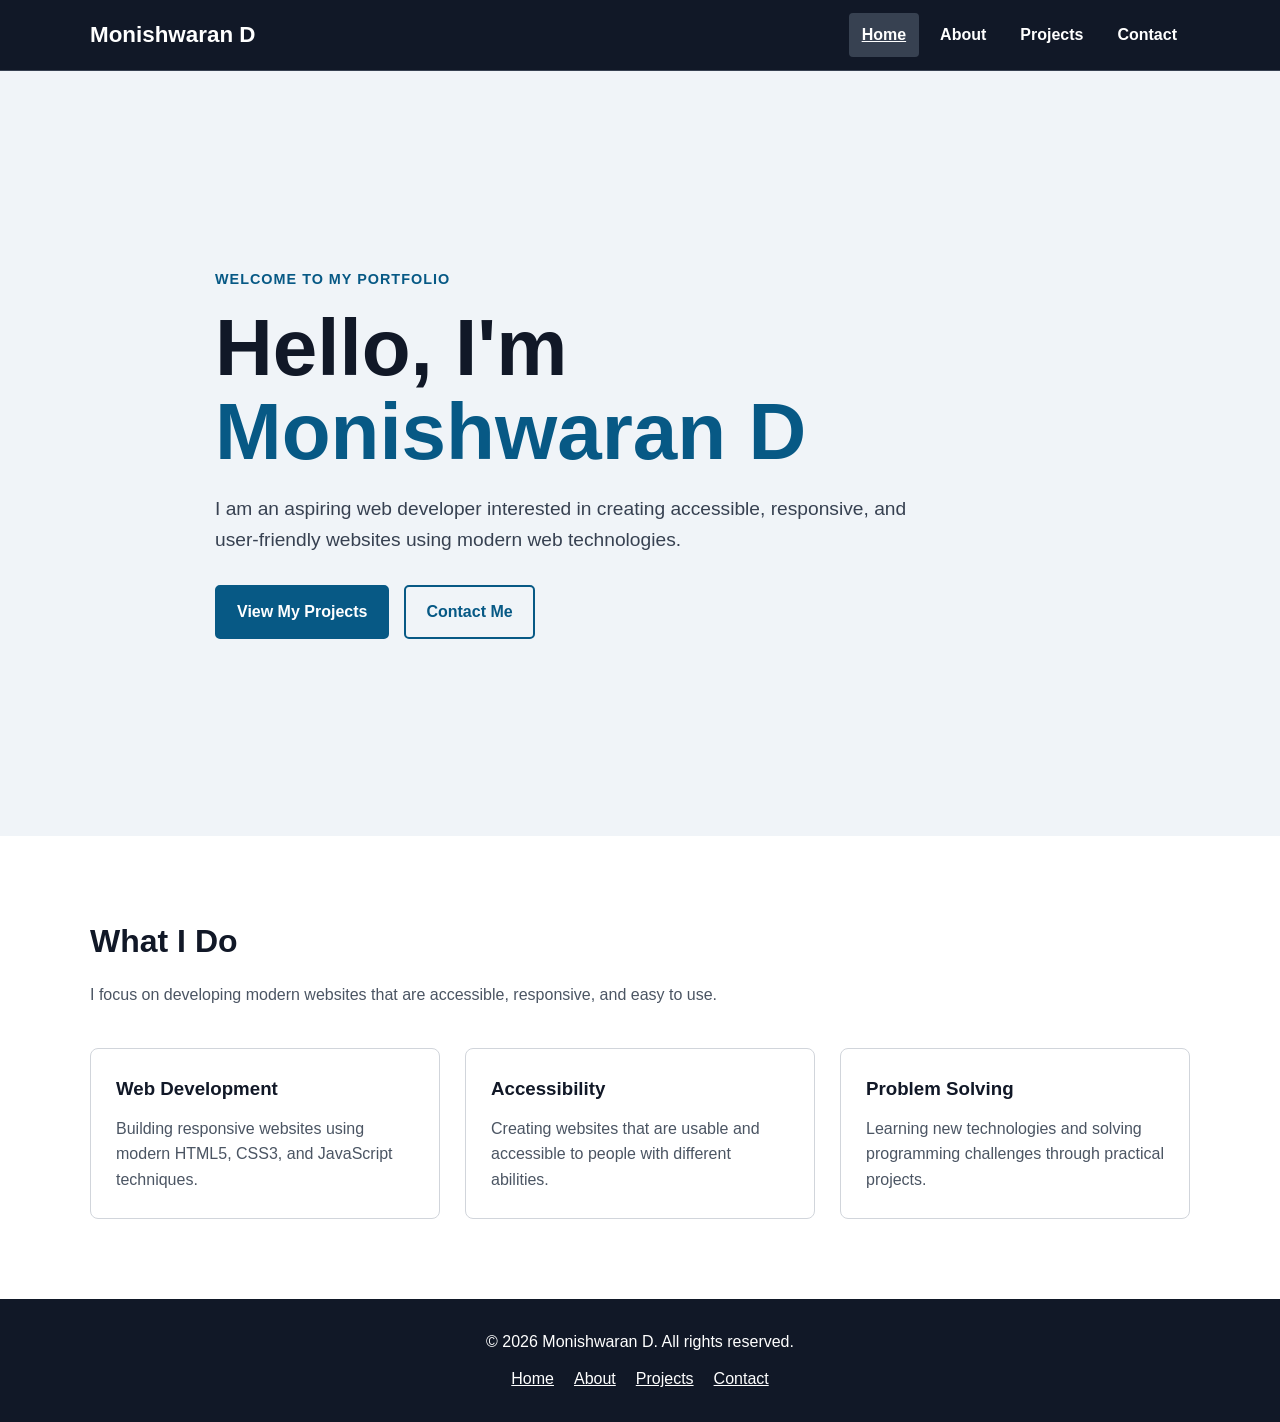
<file: index.html>
<!DOCTYPE html>
<html lang="en">

<head>
    <meta charset="UTF-8">

    <meta name="viewport" content="width=device-width, initial-scale=1.0">

    <meta name="description"
        content="Monishwaran D's personal portfolio showcasing web development skills, projects, education, and accessibility-focused work.">

    <meta name="author" content="Monishwaran D">

    <meta name="robots" content="index, follow">

    <meta name="theme-color" content="#111827">

    <link rel="canonical" href="https://your-domain.com/">

    <title>Monishwaran D | Personal Portfolio</title>

    <link rel="stylesheet" href="style.css">
</head>

<body>

    <!-- Skip navigation link for keyboard users -->
    <a class="skip-link" href="#main-content">
        Skip to main content
    </a>

    <!-- =========================
         HEADER
    ========================== -->
    <header class="site-header">

        <nav class="navbar container" aria-label="Primary navigation">

            <a class="logo" href="index.html" aria-label="Monishwaran D home">
                Monishwaran D
            </a>

            <ul class="nav-list">

                <li>
                    <a href="index.html" aria-current="page">
                        Home
                    </a>
                </li>

                <li>
                    <a href="about.html">
                        About
                    </a>
                </li>

                <li>
                    <a href="projects.html">
                        Projects
                    </a>
                </li>

                <li>
                    <a href="contact.html">
                        Contact
                    </a>
                </li>

            </ul>

        </nav>

    </header>


    <!-- =========================
         MAIN
    ========================== -->
    <main id="main-content">

        <!-- HERO -->
        <section class="hero" aria-labelledby="hero-title">

            <div class="container hero-content">

                <p class="eyebrow">
                    Welcome to my portfolio
                </p>

                <h1 id="hero-title">
                    Hello, I'm
                    <span>Monishwaran D</span>
                </h1>

                <p class="hero-description">
                    I am an aspiring web developer interested in creating
                    accessible, responsive, and user-friendly websites
                    using modern web technologies.
                </p>

                <div class="button-group">

                    <a class="button" href="projects.html">
                        View My Projects
                    </a>

                    <a class="button secondary-button" href="contact.html">
                        Contact Me
                    </a>

                </div>

            </div>

        </section>


        <!-- WHAT I DO -->
        <section
            class="section"
            aria-labelledby="services-title"
        >

            <div class="container">

                <h2 id="services-title" class="section-title">
                    What I Do
                </h2>

                <p class="section-intro">
                    I focus on developing modern websites that are
                    accessible, responsive, and easy to use.
                </p>

                <div class="card-grid">

                    <article class="card">

                        <h3>
                            Web Development
                        </h3>

                        <p>
                            Building responsive websites using modern
                            HTML5, CSS3, and JavaScript techniques.
                        </p>

                    </article>


                    <article class="card">

                        <h3>
                            Accessibility
                        </h3>

                        <p>
                            Creating websites that are usable and
                            accessible to people with different abilities.
                        </p>

                    </article>


                    <article class="card">

                        <h3>
                            Problem Solving
                        </h3>

                        <p>
                            Learning new technologies and solving
                            programming challenges through practical
                            projects.
                        </p>

                    </article>

                </div>

            </div>

        </section>

    </main>


    <!-- =========================
         FOOTER
    ========================== -->
    <footer class="site-footer">

        <div class="footer-content">

            <p>
                &copy; 2026 Monishwaran D. All rights reserved.
            </p>

            <nav aria-label="Footer navigation">

                <ul class="footer-nav">

                    <li>
                        <a href="index.html">
                            Home
                        </a>
                    </li>

                    <li>
                        <a href="about.html">
                            About
                        </a>
                    </li>

                    <li>
                        <a href="projects.html">
                            Projects
                        </a>
                    </li>

                    <li>
                        <a href="contact.html">
                            Contact
                        </a>
                    </li>

                </ul>

            </nav>

        </div>

    </footer>

</body>

</html>
</file>
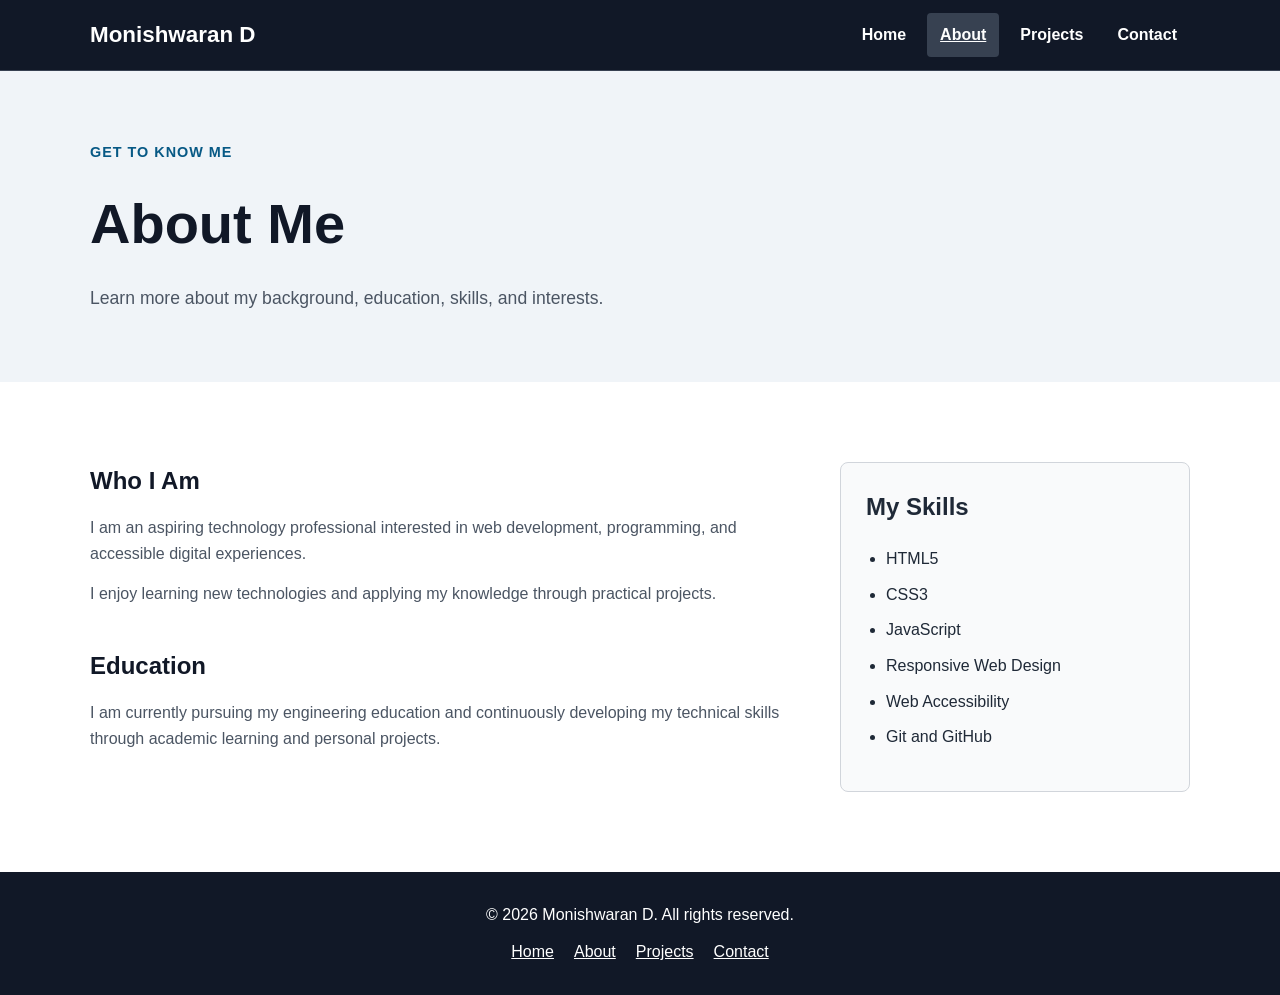
<file: about.html>
<!DOCTYPE html>
<html lang="en">

<head>

    <meta charset="UTF-8">

    <meta name="viewport" content="width=device-width, initial-scale=1.0">

    <meta name="description"
        content="Learn more about Monishwaran D, his education, skills, interests, and web development journey.">

    <meta name="author" content="Monishwaran D">

    <meta name="robots" content="index, follow">

    <meta name="theme-color" content="#111827">

    <link rel="canonical" href="https://your-domain.com/about.html">

    <title>About | Monishwaran D</title>

    <link rel="stylesheet" href="style.css">

</head>

<body>

    <a class="skip-link" href="#main-content">
        Skip to main content
    </a>


    <!-- HEADER -->

    <header class="site-header">

        <nav class="navbar container" aria-label="Primary navigation">

            <a
                class="logo"
                href="index.html"
                aria-label="Monishwaran D home"
            >
                Monishwaran D
            </a>

            <ul class="nav-list">

                <li>
                    <a href="index.html">
                        Home
                    </a>
                </li>

                <li>
                    <a href="about.html" aria-current="page">
                        About
                    </a>
                </li>

                <li>
                    <a href="projects.html">
                        Projects
                    </a>
                </li>

                <li>
                    <a href="contact.html">
                        Contact
                    </a>
                </li>

            </ul>

        </nav>

    </header>


    <!-- MAIN -->

    <main id="main-content">

        <section
            class="page-header"
            aria-labelledby="about-title"
        >

            <div class="container">

                <p class="eyebrow">
                    Get to know me
                </p>

                <h1 id="about-title">
                    About Me
                </h1>

                <p>
                    Learn more about my background, education,
                    skills, and interests.
                </p>

            </div>

        </section>


        <section
            class="section"
            aria-labelledby="background-title"
        >

            <div class="container about-grid">

                <div class="about-content">

                    <article>

                        <h2 id="background-title">
                            Who I Am
                        </h2>

                        <p>
                            I am an aspiring technology professional
                            interested in web development, programming,
                            and accessible digital experiences.
                        </p>

                        <p>
                            I enjoy learning new technologies and
                            applying my knowledge through practical
                            projects.
                        </p>

                    </article>


                    <article>

                        <h2>
                            Education
                        </h2>

                        <p>
                            I am currently pursuing my engineering
                            education and continuously developing
                            my technical skills through academic
                            learning and personal projects.
                        </p>

                    </article>

                </div>


                <aside
                    class="skills-box"
                    aria-labelledby="skills-title"
                >

                    <h2 id="skills-title">
                        My Skills
                    </h2>

                    <ul class="skills-list">

                        <li>HTML5</li>

                        <li>CSS3</li>

                        <li>JavaScript</li>

                        <li>Responsive Web Design</li>

                        <li>Web Accessibility</li>

                        <li>Git and GitHub</li>

                    </ul>

                </aside>

            </div>

        </section>

    </main>


    <!-- FOOTER -->

    <footer class="site-footer">

        <div class="footer-content">

            <p>
                &copy; 2026 Monishwaran D. All rights reserved.
            </p>

            <nav aria-label="Footer navigation">

                <ul class="footer-nav">

                    <li><a href="index.html">Home</a></li>

                    <li><a href="about.html">About</a></li>

                    <li><a href="projects.html">Projects</a></li>

                    <li><a href="contact.html">Contact</a></li>

                </ul>

            </nav>

        </div>

    </footer>

</body>

</html>
</file>
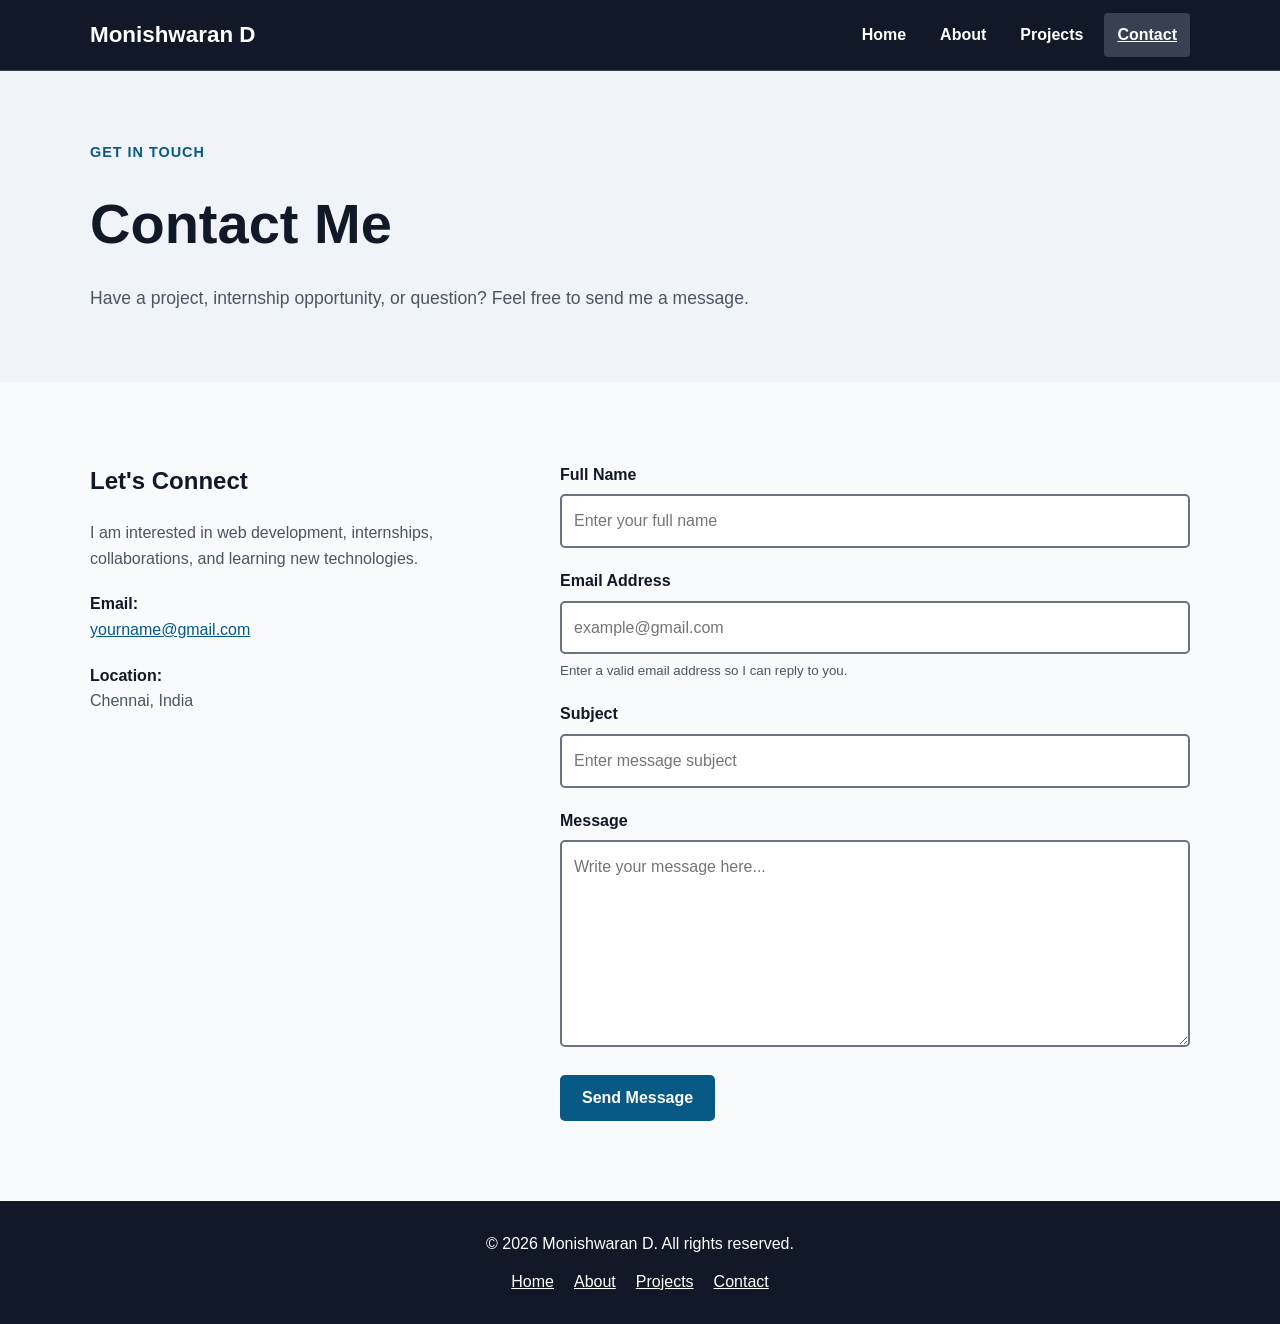
<file: contact.html>
<!DOCTYPE html>
<html lang="en">

<head>

    <meta charset="UTF-8">

    <meta name="viewport" content="width=device-width, initial-scale=1.0">

    <meta name="description"
        content="Contact Monishwaran D for web development opportunities, internships, collaborations, and questions.">

    <meta name="author" content="Monishwaran D">

    <meta name="robots" content="index, follow">

    <meta name="theme-color" content="#111827">

    <link rel="canonical" href="https://your-domain.com/contact.html">

    <title>Contact | Monishwaran D</title>

    <link rel="stylesheet" href="style.css">

</head>

<body>

    <a class="skip-link" href="#main-content">
        Skip to main content
    </a>


    <!-- HEADER -->

    <header class="site-header">

        <nav class="navbar container" aria-label="Primary navigation">

            <a
                class="logo"
                href="index.html"
                aria-label="Monishwaran D home"
            >
                Monishwaran D
            </a>

            <ul class="nav-list">

                <li>
                    <a href="index.html">
                        Home
                    </a>
                </li>

                <li>
                    <a href="about.html">
                        About
                    </a>
                </li>

                <li>
                    <a href="projects.html">
                        Projects
                    </a>
                </li>

                <li>
                    <a href="contact.html" aria-current="page">
                        Contact
                    </a>
                </li>

            </ul>

        </nav>

    </header>


    <!-- MAIN -->

    <main id="main-content">

        <section
            class="page-header"
            aria-labelledby="contact-title"
        >

            <div class="container">

                <p class="eyebrow">
                    Get in touch
                </p>

                <h1 id="contact-title">
                    Contact Me
                </h1>

                <p>
                    Have a project, internship opportunity, or question?
                    Feel free to send me a message.
                </p>

            </div>

        </section>


        <section
            class="section contact"
            aria-labelledby="contact-section-title"
        >

            <div class="container contact-layout">


                <!-- CONTACT INFORMATION -->

                <aside
                    class="contact-info"
                    aria-labelledby="contact-section-title"
                >

                    <h2 id="contact-section-title">
                        Let's Connect
                    </h2>

                    <p>
                        I am interested in web development,
                        internships, collaborations, and learning
                        new technologies.
                    </p>

                    <address>

                        <p>
                            <strong>Email:</strong><br>

                            <a href="mailto:yourname@gmail.com">
                                yourname@gmail.com
                            </a>
                        </p>

                        <p>
                            <strong>Location:</strong><br>
                            Chennai, India
                        </p>

                    </address>

                </aside>


                <!-- ACCESSIBLE FORM -->

                <form
                    class="contact-form"
                    action="#"
                    method="post"
                    aria-label="Contact form"
                >

                    <div class="form-group">

                        <label for="contact-name">
                            Full Name
                        </label>

                        <input
                            type="text"
                            id="contact-name"
                            name="name"
                            autocomplete="name"
                            placeholder="Enter your full name"
                            required
                            aria-required="true"
                        >

                    </div>


                    <div class="form-group">

                        <label for="contact-email">
                            Email Address
                        </label>

                        <input
                            type="email"
                            id="contact-email"
                            name="email"
                            autocomplete="email"
                            placeholder="example@gmail.com"
                            required
                            aria-required="true"
                            aria-describedby="email-help"
                        >

                        <small id="email-help">
                            Enter a valid email address so I can
                            reply to you.
                        </small>

                    </div>


                    <div class="form-group">

                        <label for="contact-subject">
                            Subject
                        </label>

                        <input
                            type="text"
                            id="contact-subject"
                            name="subject"
                            placeholder="Enter message subject"
                            required
                            aria-required="true"
                        >

                    </div>


                    <div class="form-group">

                        <label for="contact-message">
                            Message
                        </label>

                        <textarea
                            id="contact-message"
                            name="message"
                            rows="7"
                            placeholder="Write your message here..."
                            required
                            aria-required="true"
                        ></textarea>

                    </div>


                    <button
                        type="submit"
                        class="button"
                    >
                        Send Message
                    </button>

                </form>

            </div>

        </section>

    </main>


    <!-- FOOTER -->

    <footer class="site-footer">

        <div class="footer-content">

            <p>
                &copy; 2026 Monishwaran D. All rights reserved.
            </p>

            <nav aria-label="Footer navigation">

                <ul class="footer-nav">

                    <li><a href="index.html">Home</a></li>

                    <li><a href="about.html">About</a></li>

                    <li><a href="projects.html">Projects</a></li>

                    <li><a href="contact.html">Contact</a></li>

                </ul>

            </nav>

        </div>

    </footer>

</body>

</html>
</file>
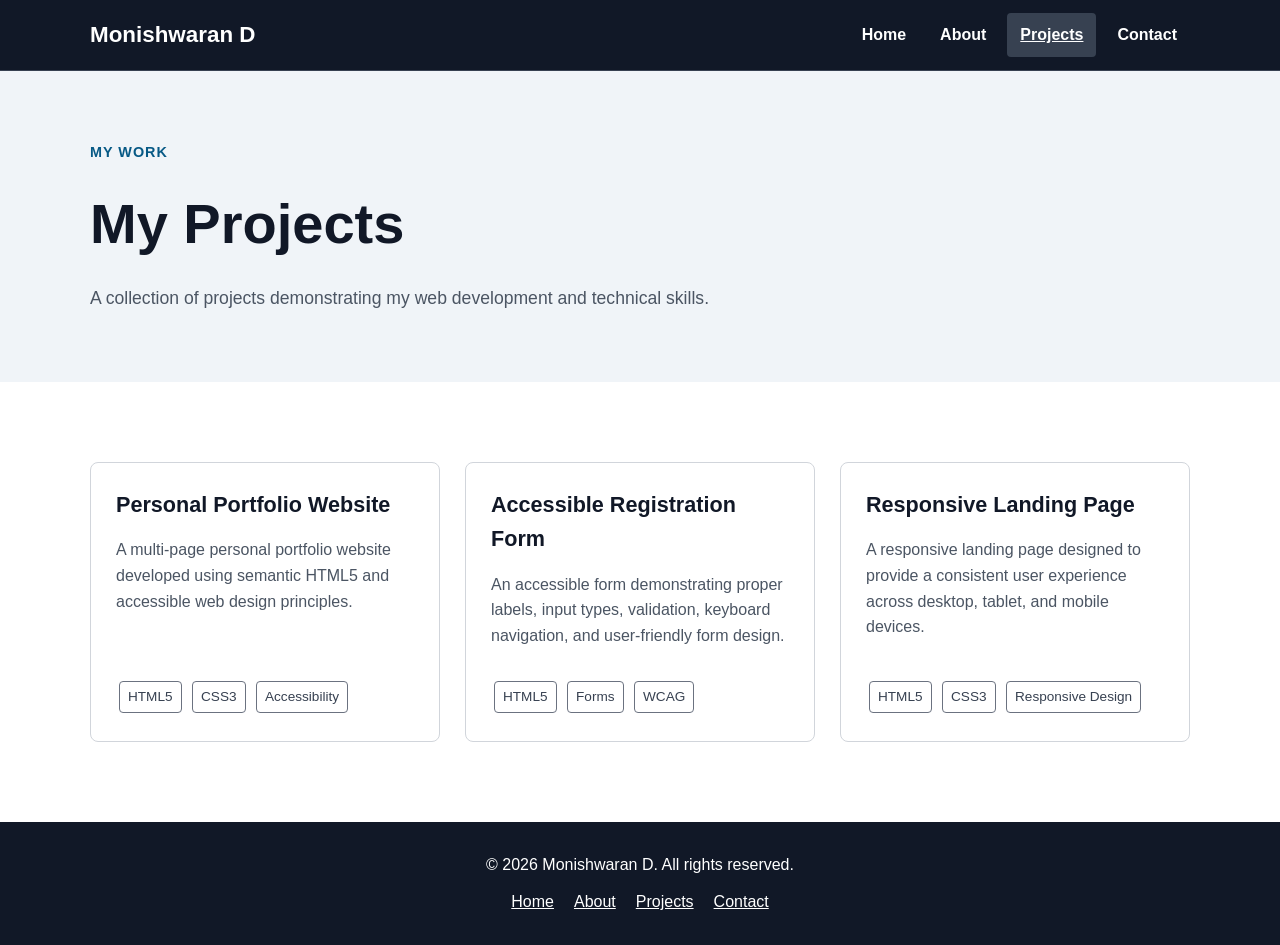
<file: projects.html>
<!DOCTYPE html>
<html lang="en">

<head>

    <meta charset="UTF-8">

    <meta name="viewport" content="width=device-width, initial-scale=1.0">

    <meta name="description"
        content="View Monishwaran D's web development projects and examples of HTML5, CSS3, accessibility, and responsive design.">

    <meta name="author" content="Monishwaran D">

    <meta name="robots" content="index, follow">

    <meta name="theme-color" content="#111827">

    <link rel="canonical" href="https://your-domain.com/projects.html">

    <title>Projects | Monishwaran D</title>

    <link rel="stylesheet" href="style.css">

</head>

<body>

    <a class="skip-link" href="#main-content">
        Skip to main content
    </a>


    <!-- HEADER -->

    <header class="site-header">

        <nav class="navbar container" aria-label="Primary navigation">

            <a
                class="logo"
                href="index.html"
                aria-label="Monishwaran D home"
            >
                Monishwaran D
            </a>

            <ul class="nav-list">

                <li>
                    <a href="index.html">
                        Home
                    </a>
                </li>

                <li>
                    <a href="about.html">
                        About
                    </a>
                </li>

                <li>
                    <a href="projects.html" aria-current="page">
                        Projects
                    </a>
                </li>

                <li>
                    <a href="contact.html">
                        Contact
                    </a>
                </li>

            </ul>

        </nav>

    </header>


    <!-- MAIN -->

    <main id="main-content">

        <section
            class="page-header"
            aria-labelledby="projects-title"
        >

            <div class="container">

                <p class="eyebrow">
                    My work
                </p>

                <h1 id="projects-title">
                    My Projects
                </h1>

                <p>
                    A collection of projects demonstrating my
                    web development and technical skills.
                </p>

            </div>

        </section>


        <section class="section" aria-label="Project collection">

            <div class="container">

                <div class="project-grid">


                    <!-- PROJECT 1 -->

                    <article class="project-card">

                        <header>

                            <h2>
                                Personal Portfolio Website
                            </h2>

                        </header>

                        <p>
                            A multi-page personal portfolio website
                            developed using semantic HTML5 and
                            accessible web design principles.
                        </p>

                        <footer>

                            <span class="tag">
                                HTML5
                            </span>

                            <span class="tag">
                                CSS3
                            </span>

                            <span class="tag">
                                Accessibility
                            </span>

                        </footer>

                    </article>


                    <!-- PROJECT 2 -->

                    <article class="project-card">

                        <header>

                            <h2>
                                Accessible Registration Form
                            </h2>

                        </header>

                        <p>
                            An accessible form demonstrating proper
                            labels, input types, validation,
                            keyboard navigation, and user-friendly
                            form design.
                        </p>

                        <footer>

                            <span class="tag">
                                HTML5
                            </span>

                            <span class="tag">
                                Forms
                            </span>

                            <span class="tag">
                                WCAG
                            </span>

                        </footer>

                    </article>


                    <!-- PROJECT 3 -->

                    <article class="project-card">

                        <header>

                            <h2>
                                Responsive Landing Page
                            </h2>

                        </header>

                        <p>
                            A responsive landing page designed to
                            provide a consistent user experience
                            across desktop, tablet, and mobile
                            devices.
                        </p>

                        <footer>

                            <span class="tag">
                                HTML5
                            </span>

                            <span class="tag">
                                CSS3
                            </span>

                            <span class="tag">
                                Responsive Design
                            </span>

                        </footer>

                    </article>


                </div>

            </div>

        </section>

    </main>


    <!-- FOOTER -->

    <footer class="site-footer">

        <div class="footer-content">

            <p>
                &copy; 2026 Monishwaran D. All rights reserved.
            </p>

            <nav aria-label="Footer navigation">

                <ul class="footer-nav">

                    <li><a href="index.html">Home</a></li>

                    <li><a href="about.html">About</a></li>

                    <li><a href="projects.html">Projects</a></li>

                    <li><a href="contact.html">Contact</a></li>

                </ul>

            </nav>

        </div>

    </footer>

</body>

</html>
</file>
<file: style.css>
/* =========================================
   RESET
========================================= */

* {
    box-sizing: border-box;
    margin: 0;
    padding: 0;
}


/* =========================================
   BASE
========================================= */

html {
    scroll-behavior: smooth;
}

body {
    font-family: Arial, Helvetica, sans-serif;
    line-height: 1.6;
    color: #1f2937;
    background-color: #ffffff;
}

img {
    max-width: 100%;
    height: auto;
}

a {
    color: #075985;
}

a:focus-visible,
button:focus-visible,
input:focus-visible,
textarea:focus-visible {
    outline: 3px solid #f59e0b;
    outline-offset: 3px;
}


/* =========================================
   SKIP LINK
========================================= */

.skip-link {
    position: absolute;
    top: -100px;
    left: 20px;

    padding: 12px 18px;

    background-color: #000000;
    color: #ffffff;

    text-decoration: none;
    font-weight: 700;

    z-index: 9999;
}

.skip-link:focus {
    top: 20px;
}


/* =========================================
   CONTAINER
========================================= */

.container {
    width: min(1100px, 92%);
    margin: 0 auto;
}


/* =========================================
   HEADER
========================================= */

.site-header {
    position: sticky;
    top: 0;
    z-index: 1000;

    background-color: #111827;
    color: #ffffff;

    border-bottom: 1px solid #374151;
}

.navbar {
    min-height: 70px;

    display: flex;
    align-items: center;
    justify-content: space-between;

    gap: 30px;
}

.logo {
    color: #ffffff;

    text-decoration: none;

    font-size: 1.4rem;
    font-weight: 700;

    white-space: nowrap;
}

.nav-list {
    display: flex;
    align-items: center;
    gap: 8px;

    list-style: none;
}

.nav-list a {
    display: block;

    padding: 9px 13px;

    border-radius: 4px;

    color: #ffffff;

    text-decoration: none;

    font-weight: 600;
}

.nav-list a:hover,
.nav-list a[aria-current="page"] {
    background-color: #374151;
    text-decoration: underline;
}


/* =========================================
   HERO
========================================= */

.hero {
    min-height: 85vh;

    display: flex;
    align-items: center;

    background-color: #f0f4f8;
}

.hero-content {
    max-width: 850px;
}

.eyebrow {
    margin-bottom: 15px;

    color: #075985;

    font-size: 0.9rem;
    font-weight: 700;

    text-transform: uppercase;
    letter-spacing: 1px;
}

.hero h1 {
    margin-bottom: 20px;

    color: #111827;

    font-size: clamp(2.5rem, 7vw, 5rem);
    line-height: 1.05;
}

.hero h1 span {
    display: block;
    color: #075985;
}

.hero-description {
    max-width: 700px;

    margin-bottom: 30px;

    color: #374151;

    font-size: 1.2rem;
}


/* =========================================
   BUTTONS
========================================= */

.button-group {
    display: flex;
    flex-wrap: wrap;
    gap: 15px;
}

.button {
    display: inline-block;

    padding: 12px 20px;

    border: 2px solid #075985;
    border-radius: 5px;

    background-color: #075985;
    color: #ffffff;

    text-decoration: none;

    font-size: 1rem;
    font-weight: 700;

    cursor: pointer;
}

.button:hover {
    background-color: #064e70;
}

.secondary-button {
    background-color: transparent;
    color: #075985;
}

.secondary-button:hover {
    background-color: #e0f2fe;
}


/* =========================================
   SECTIONS
========================================= */

.section {
    padding: 80px 0;
}

.section-title {
    margin-bottom: 15px;

    color: #111827;

    font-size: 2rem;
}

.section-intro {
    max-width: 700px;

    margin-bottom: 40px;

    color: #4b5563;
}


/* =========================================
   PAGE HEADER
========================================= */

.page-header {
    padding: 70px 0;

    background-color: #f0f4f8;
}

.page-header h1 {
    margin-bottom: 15px;

    color: #111827;

    font-size: clamp(2.2rem, 5vw, 3.5rem);
}

.page-header p:last-child {
    max-width: 700px;

    color: #4b5563;

    font-size: 1.1rem;
}


/* =========================================
   CARDS
========================================= */

.card-grid {
    display: grid;

    grid-template-columns: repeat(3, 1fr);

    gap: 25px;
}

.card {
    padding: 25px;

    border: 1px solid #d1d5db;
    border-radius: 8px;

    background-color: #ffffff;
}

.card h3 {
    margin-bottom: 12px;

    color: #111827;
}

.card p {
    color: #4b5563;
}


/* =========================================
   ABOUT
========================================= */

.about-grid {
    display: grid;

    grid-template-columns: 2fr 1fr;

    gap: 50px;
}

.about-content article {
    margin-bottom: 40px;
}

.about-content h2 {
    margin-bottom: 15px;

    color: #111827;
}

.about-content p {
    margin-bottom: 15px;

    color: #4b5563;
}

.skills-box {
    padding: 25px;

    border: 1px solid #d1d5db;
    border-radius: 8px;

    background-color: #f9fafb;
}

.skills-box h2 {
    margin-bottom: 20px;
}

.skills-list {
    padding-left: 20px;
}

.skills-list li {
    margin-bottom: 10px;
}


/* =========================================
   PROJECTS
========================================= */

.project-grid {
    display: grid;

    grid-template-columns: repeat(3, 1fr);

    gap: 25px;
}

.project-card {
    display: flex;
    flex-direction: column;

    min-height: 280px;

    padding: 25px;

    border: 1px solid #d1d5db;
    border-radius: 8px;

    background-color: #ffffff;
}

.project-card header {
    margin-bottom: 15px;
}

.project-card h2 {
    color: #111827;

    font-size: 1.35rem;
}

.project-card p {
    margin-bottom: 25px;

    color: #4b5563;
}

.project-card footer {
    margin-top: auto;
}

.tag {
    display: inline-block;

    margin: 3px;
    padding: 4px 8px;

    border: 1px solid #6b7280;
    border-radius: 4px;

    color: #374151;

    font-size: 0.85rem;
}


/* =========================================
   CONTACT
========================================= */

.contact {
    background-color: #f9fafb;
}

.contact-layout {
    display: grid;

    grid-template-columns: 1fr 1.5fr;

    gap: 50px;
}

.contact-info h2 {
    margin-bottom: 20px;

    color: #111827;
}

.contact-info p {
    margin-bottom: 20px;

    color: #4b5563;
}

.contact-info address {
    font-style: normal;
}

.contact-info strong {
    color: #111827;
}


/* =========================================
   FORM
========================================= */

.contact-form {
    max-width: 700px;
}

.form-group {
    margin-bottom: 20px;
}

.form-group label {
    display: block;

    margin-bottom: 7px;

    color: #111827;

    font-weight: 700;
}

.form-group input,
.form-group textarea {
    width: 100%;

    padding: 12px;

    border: 2px solid #6b7280;
    border-radius: 5px;

    background-color: #ffffff;

    color: #111827;

    font: inherit;
}

.form-group textarea {
    min-height: 160px;

    resize: vertical;
}

.form-group small {
    display: block;

    margin-top: 6px;

    color: #4b5563;
}


/* =========================================
   FOOTER
========================================= */

.site-footer {
    padding: 30px 20px;

    background-color: #111827;
    color: #ffffff;

    text-align: center;
}

.footer-content {
    max-width: 1100px;
    margin: 0 auto;
}

.footer-content p {
    margin-bottom: 12px;
}

.footer-nav {
    display: flex;

    justify-content: center;

    gap: 20px;

    list-style: none;
}

.footer-nav a {
    color: #ffffff;
}


/* =========================================
   RESPONSIVE DESIGN
========================================= */

@media (max-width: 850px) {

    .navbar {
        flex-direction: column;

        align-items: flex-start;

        padding: 15px 0;
    }

    .nav-list {
        width: 100%;

        flex-wrap: wrap;
    }

    .card-grid,
    .project-grid {
        grid-template-columns: 1fr;
    }

    .about-grid,
    .contact-layout {
        grid-template-columns: 1fr;
    }

    .hero {
        min-height: auto;

        padding: 100px 0;
    }

}


/* =========================================
   SMALL MOBILE DEVICES
========================================= */

@media (max-width: 500px) {

    .nav-list {
        flex-direction: column;

        align-items: flex-start;
    }

    .nav-list a {
        width: 100%;
    }

    .button-group {
        flex-direction: column;

        align-items: stretch;
    }

    .button {
        width: 100%;

        text-align: center;
    }

    .section {
        padding: 60px 0;
    }

    .footer-nav {
        flex-direction: column;

        gap: 10px;
    }

}


/* =========================================
   REDUCED MOTION
========================================= */

@media (prefers-reduced-motion: reduce) {

    html {
        scroll-behavior: auto;
    }

    *,
    *::before,
    *::after {
        animation-duration: 0.01ms !important;
        animation-iteration-count: 1 !important;
        transition-duration: 0.01ms !important;
    }

}
</file>
